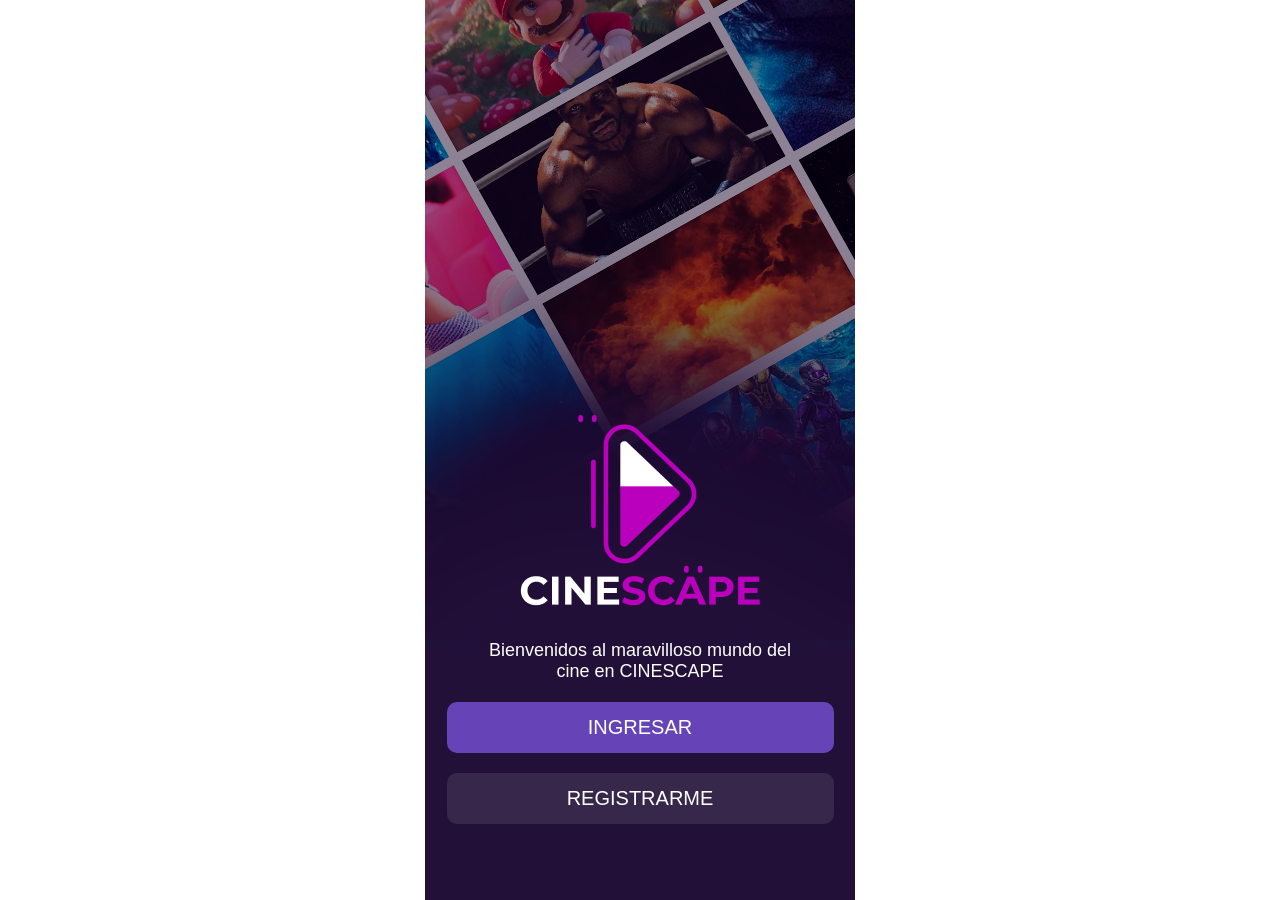
<file: index.html>
<!DOCTYPE html>
<html lang="en">
<head>
    <meta charset="UTF-8">
    <meta name="viewport" content="width=device-width, initial-scale=1.0">
    <title>SCAPE</title>
    <link rel="stylesheet" href="css/style.css">
</head>
<body>
    <section id="cont-inicio">
        <a href="index.html" id="logo"><img src="img/Logo.png" alt="logo"></a>
        <p>Bienvenidos al maravilloso mundo del cine en CINESCAPE</p>
        <a href="home.html" class="btn-principal">INGRESAR</a>
        <a href="registro.html" class="btn-secundario">REGISTRARME</a>
    </section>

    <script src="js/main.js"></script>
</body>
</html>
</file>
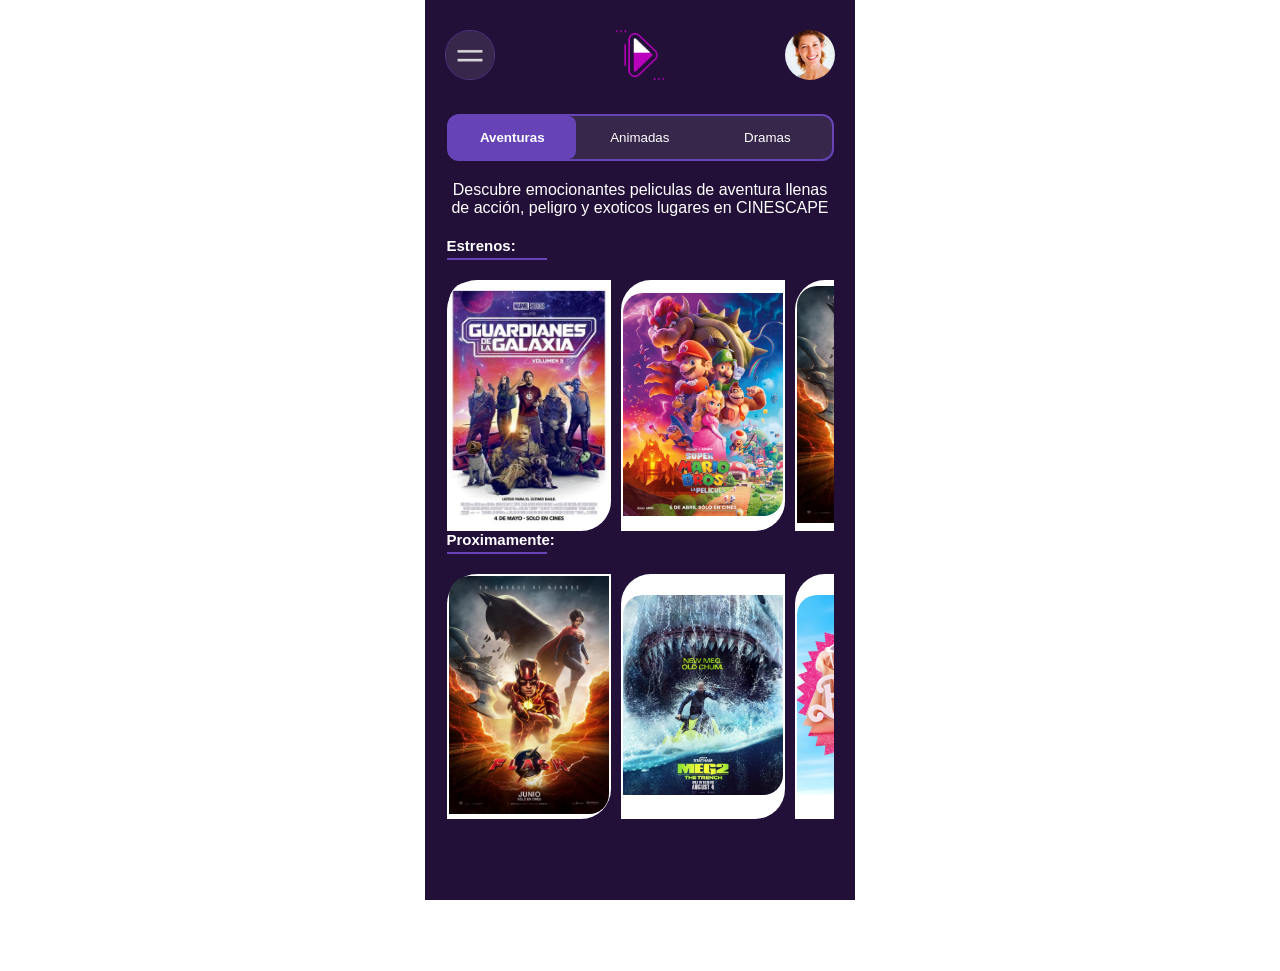
<file: home.html>
<!DOCTYPE html>
<html lang="en">
<head>
    <meta charset="UTF-8">
    <meta name="viewport" content="width=device-width, initial-scale=1.0">
    <title>SCAPE</title>
    <link rel="stylesheet" href="css/style.css">
</head>
<body>
    <section id="cont-home">
        <div class="header">
            <a href="#" onclick="cerrarPanel()"><img src="img/menu.png" alt="icon_menu">
                <div id="panel-lateral">
                    <button onclick="cerrarPanel()">
                    <img src="img/menu.png" alt="Icon Menu">
                    </button>
                    <h2>MENÚ</h2>
                    <hr>
                    <ul>
                        <a href="#">-Home</a>
                        <a href="#">-Aventuras</a>
                        <a href="#">-Animadas</a>
                        <a href="#">-Drama</a>
                    </ul>
                    <a class="cerrarSesion" href="#">Cerrar Sesión</a>
                </div>
            </a>
            <a href="#"><img src="img/icon-logo.png" alt="icon_logo"></a>
            <a href="#"><img src="img/user.png" alt="icon_user"></a>
        </div>

        <div class="filtros">
            <button class="active">Aventuras</button>
            <button>Animadas</button>
            <button>Dramas</button>
        </div>

        <p id="copy_category">
            Descubre emocionantes peliculas de aventura llenas de acción, peligro y exoticos lugares en CINESCAPE  
        </p>

        <div id="cont-aventuras">
            <h2>Estrenos:</h2>
            <hr>
            <div class="cont-caratulas">
                <button class="caratula modal-guardianes">
                    <img src="img/guardianes3.jpg" alt="guardianes3">
                </button>
                <button class="caratula modal-bross">
                    <img src="img/mariobros.jpg" alt="guardianes3">
                </button>
                <button class="caratula">
                    <img src="img/flash.jpg" alt="guardianes3">
                </button>
                <button class="caratula">
                    <img src="img/barbie.jpeg" alt="guardianes3">
                </button>
            
            
                
            </div>

            <h2>Proximamente:</h2>
            <hr>
            <div class="cont-caratulas">
                <button class="caratula">
                    <img src="img/flash.jpg" alt="guardianes3">
                </button>
                <button class="caratula">
                    <img src="img/megalodon.jpg" alt="guardianes3">
                </button>
                <button class="caratula">
                    <img src="img/barbie.jpeg" alt="guardianes3">
                </button>
                <button class="caratula">
                    <img src="img/barbie.jpeg" alt="guardianes3">
                </button>
            
                
            </div>
        </div>

        <div class="modal-pelicula m-bross">
            <button class="close-bross modal-close">X</button>
            <img src="img/mariobros.jpg" class="caratula-img" alt="Mario Bros">
            <img src="img/boton_play1.png" class="btn-play" alt="btn-play1">
            <h2>Super Mario Bros<br>
            Bros. La pelicula</h2>
            <p>Estreno 06/05/24</p>
            <p>Accion, comedia</p>
            <p>Lorem ipsum dolor sit, amet consectetur adipisicing elit. Animi, nobis? Fuga in praesentium odio obcaecati voluptatum aspernatur ab! Dolorem nobis ea iusto ratione recusandae! In esse nemo error aliquid tempora cum, fugiat nihil consectetur est, optio iste, ipsam perspiciatis omnis.</p> 
        </div>

        <div class="modal-pelicula m-guardianes3">
            <button class="close-guar modal-close">X</button>
            <img src="img/guardianes3.jpg" class="caratula-img" alt="guardianes3">
            <img src="img/boton_play1.png" class="btn-play" alt="btn-play1">
            <h2>Guardianes de la<br>
                galaxia 3</h2>
            <p>Estreno 05/05/23</p>
            <p>Accion, comedia</p>
            <p>Lorem ipsum dolor sit, amet consectetur adipisicing elit. Animi, nobis? Fuga in praesentium odio obcaecati voluptatum aspernatur ab! Dolorem nobis ea iusto ratione recusandae! In esse nemo error aliquid tempora cum, fugiat nihil consectetur est, optio iste, ipsam perspiciatis omnis.</p> 
        </div>

        <div class="modal-pelicula m-flash">
            <button class="close-guar modal-close">X</button>
            <img src="img/flash.jpg" class="caratula-img" alt="m-flash">
            <img src="img/boton_play1.png" class="btn-play" alt="btn-play1">
            <h2>m-flash</h2>
            <p>Estreno 05/05/23</p>
            <p>Accion, entretenimiento</p>
            <p>Lorem ipsum dolor sit, amet consectetur adipisicing elit. Animi, nobis? Fuga in praesentium odio obcaecati voluptatum aspernatur ab! Dolorem nobis ea iusto ratione recusandae! In esse nemo error aliquid tempora cum, fugiat nihil consectetur est, optio iste, ipsam perspiciatis omnis.</p> 
        </div>
    </section>

    <script src="js/main.js"></script>
</body>
</html>
</file>
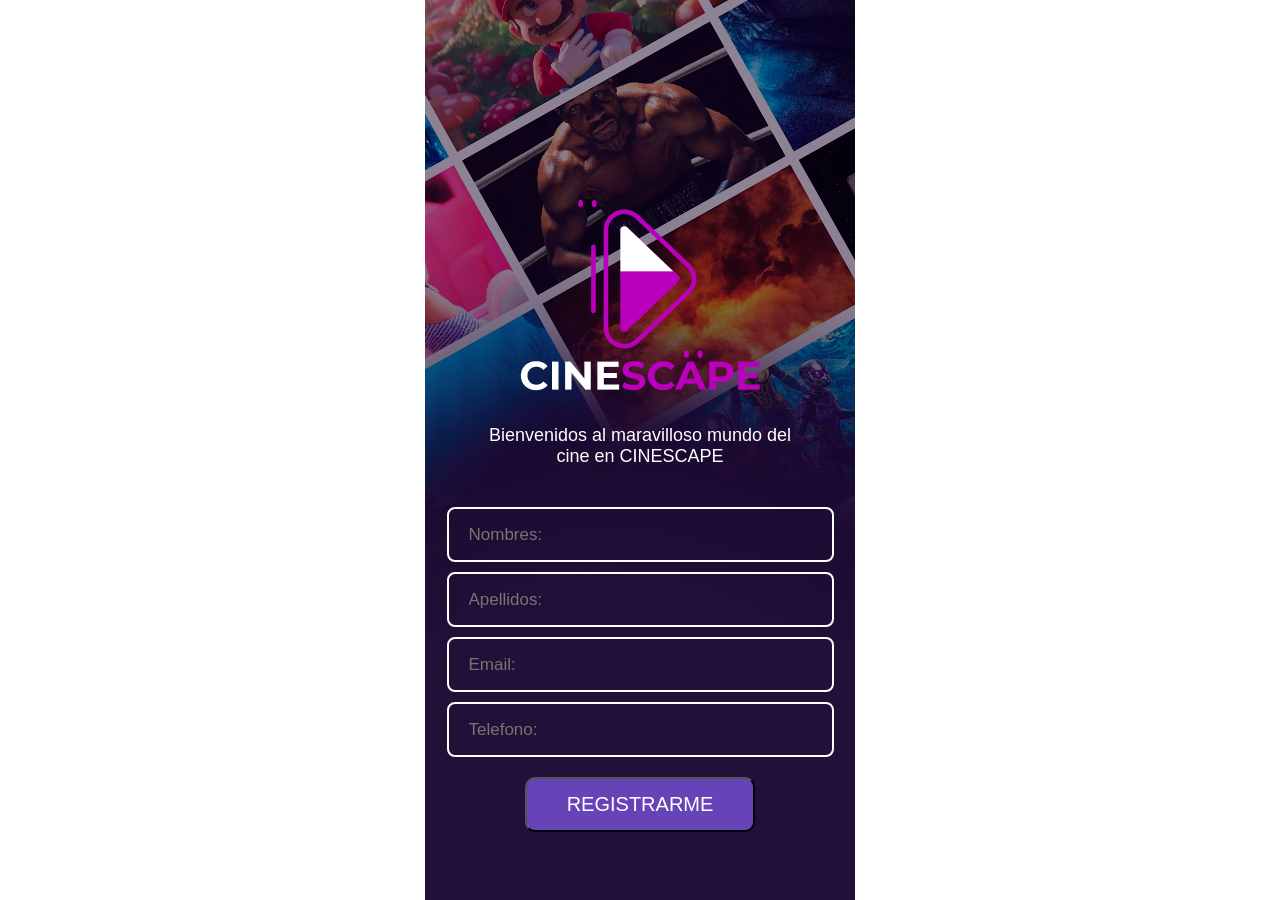
<file: Registro.html>
<!DOCTYPE html>
<html lang="en">
<head>
    <meta charset="UTF-8">
    <meta name="viewport" content="width=device-width, initial-scale=1.0">
    <title>SCAPE</title>
    <link rel="stylesheet" href="css/style.css">
</head>
<body>
    <section id="cont-registro">
        <a href="index.html" id="logo"><img src="img/Logo.png" alt="logo"></a>
        <p>Bienvenidos al maravilloso mundo del cine en CINESCAPE</p>
        <p></p>
        
        <form action="">
            <input type="text" placeholder="Nombres:">
            <input type="text" placeholder="Apellidos:">
            <input type="email" placeholder="Email:">
            <input type="number" placeholder="Telefono:">
            
            <button class="btn-principal">REGISTRARME</button>
        </form>
    </section>

    <script src="js/main.js"></script>
</body>
</html>
</file>
<file: css/style.css>
@import url('https://fonts.googleapis.com/css2?family=Kodchasan:ital,wght@0,200;0,300;0,400;0,500;0,600;0,700;1,200;1,300;1,400;1,500;1,600;1,700&display=swap');
/* SETEAR ESTILOS POR DEFECTO */


*{
    margin: 0;
    padding: 0;
    box-sizing: border-box;
    font-family: "roboto", sans-serif;
    font-style: normal;
}

/* DEFINIMOS VARIABLES DE MARCA */
:root{
    --color-primary:#6644B8;
    --color-secundary:#bb00bd;
    --color-fondoA:#221039;
    --color-fondoB:#37274b;
}

/* ESTILOS PAGINA INICIAL */

#cont-inicio{
    width: 100%;
    max-width: 430px;
    min-height: 100vh;
    margin: 0 auto;
    background: url(../img/home-img.png)var(--color-fondoA);
    text-align: center;
    padding-top: 415px;
}

#cont-inicio p{
    color: #fff;
    font-size: 18px;
    padding: 0 60px;
}

.btn-principal{
    padding: 14px 40px;
    background: var(--color-primary);
    color: #fff;
    font-size: 20px;
    border-radius: 10px;
    display: block;
    max-width: 90%;
    margin: 0 auto;
    text-decoration: none;
    margin: 20px auto 10px;
}

.btn-secundario{
    padding: 14px 40px;
    background: var(--color-fondoB);
    color: #fff;
    font-size: 20px;
    border-radius: 10px;
    display: block;
    max-width: 90%;
    margin: 0 auto;
    text-decoration: none;
    margin: 20px auto 10px;
}


/* Estilos registro */

#cont-registro{
    width: 100%;
    max-width: 430px;
    min-height: 100vh;
    margin: 0 auto;
    background: url(../img/home-img.png)var(--color-fondoA);
    text-align: center;
    padding-top: 200px;
}

#cont-registro p{
    color: #fff;
    font-size: 18px;
    padding: 0 60px;
}

#cont-registro form{
    width: 90%;
    margin: 40px auto 0;
}

#cont-registro form input{
    font-size: 17px;
    height: 55px;
    display: block;
    width: 100%;
    padding: 10px 20px;
    border: 2px solid #fff;
    background: transparent;
    color: #fff;
    margin: 10px 0;
    border-radius: 8px;
}

/* ESTILOS HOME */

#cont-home{
    width: 100%;
    max-width: 430px;
    min-height: 100vh;
    margin: 0 auto;
    background: var(--color-fondoA);
    position: relative;
}

#cont-home .header{
    display: flex;
    justify-content: space-between;
    padding: 30px 20px;
}


#cont-home .header img{
    width: 50px;
}

#cont-home .header img{
    width: 50px;
}

#cont-home .header a:nth-child(4) img{
    border-radius: 50%;
}

#cont-home .filtros{
    width: 90%;
    margin: 0 auto;
    display: flex;
    background: var(--color-fondoB);
    border: 2px solid var(--color-primary);
    border-radius: 12px;
}

#cont-home .filtros button{
    background: transparent;
    padding: 12px 10px;
    width: 33.3%;
    border-radius: 8px;
    border-color: transparent;
    color: #fff;
}

#cont-home .filtros button.active{
    background: var(--color-primary);
    font-weight: 600;
}

#copy_category{
    color: #fff;
    padding: 20px;
    text-align: center;
}

#cont-aventuras{
    width: 90%;
    margin: 0 auto;
}

#cont-aventuras h2{
    color: #fff;
    font-weight: 700;
    font-size: 15px;
}

#cont-aventuras hr{
    width: 100px;    
    border: 1.8px solid var(--color-primary);
    margin: 4px 0 20px;
}

.cont-caratulas{
    display: flex;
    overflow-x: scroll;
}
.caratula{
    background: #fff;
    border: transparent;
    border-radius: 30px 0 30px 0;
    width: 170px;
    padding:2px; 
    margin: 0 10px 0 0;  
}
.caratula img{
    width: 160px;
    border-radius: 20px 0 20px 0;

}
.modal-pelicula{
    overflow: hidden;
    position: absolute;
    z-index: 99;
    top: 0;
    left: 0;
    background: #221039f2;
    padding: 20px;
    width: 100%;
    opacity: 0;
    pointer-events: none;
    transition: 1s;
}

.modal--show{
    opacity: 1;
    pointer-events: unset;
}

.modal-pelicula button{
    position: absolute;
    right: 20px;
    background: transparent;
    border: transparent;
    font-size: 30px;
    color: #fff;
}

.modal-pelicula .caratula-img{
    width: 100%;

}

.modal-pelicula .btn-play{
    width: 60px;
    position: absolute;
    left: 0;
    right: 0;
    margin: 0 auto;
    top: 240px;
    z-index: 9;
}

.modal-pelicula h2{
    font-size: 32px;
    color: #fff;
    font-weight: 800;
    margin: 20px 0;
    display: inline-block;
    border-bottom: 4px solid var(--color-primary);
}

.modal-pelicula p {
    font-size: 18px;
    color: #fff;
    margin: 6px 0;

}

/* Estilos panel lateral */

#panel-lateral{
    width: 300px;
    height: 100%;
    position: absolute;
    left: -1500px;
    top: 0;
    z-index: 100;
    background: var(--color-fondoA);
    transition: 3s;
}

#panel-lateral.active{
    left: 0;
    z-index: 100;
    transition: 1s;
}

#panel-lateral button{
    position: absolute;
    background: transparent;
    border: transparent;
    left: 300px;
    padding-top: 25px;
    font-size: 30px;
    color: #fff;
}

#panel-lateral img{
    width: 50px;
}


#panel-lateral a:nth-child(1) img{
    border-radius: 40%;
}

#panel-lateral h2{
    color: #ffffff;
    text-decoration: none;
    font-size: 19px;
    padding: 120px 40px 0;
    padding-bottom: 5px;
    
}

#panel-lateral hr{
    margin-top: 10px;
    width: 230px;
    border: 2px solid var(--color-primary);
    margin-left: 35px;
}

#panel-lateral ul{
   width: 45%;
   margin: 0px 0 20px 20px;
}

#panel-lateral ul a{
    display: block;
    padding: 12px;
    color: #ffffff;
    text-decoration: none;
    font-size: 16px;
    font-weight: 600;
   
}

#panel-lateral .cerrarSesion{
    color: #fff;
    font-size: 16px;
    font-weight: bold;
    text-decoration: none;
    margin: 0 35px;
}
</file>
